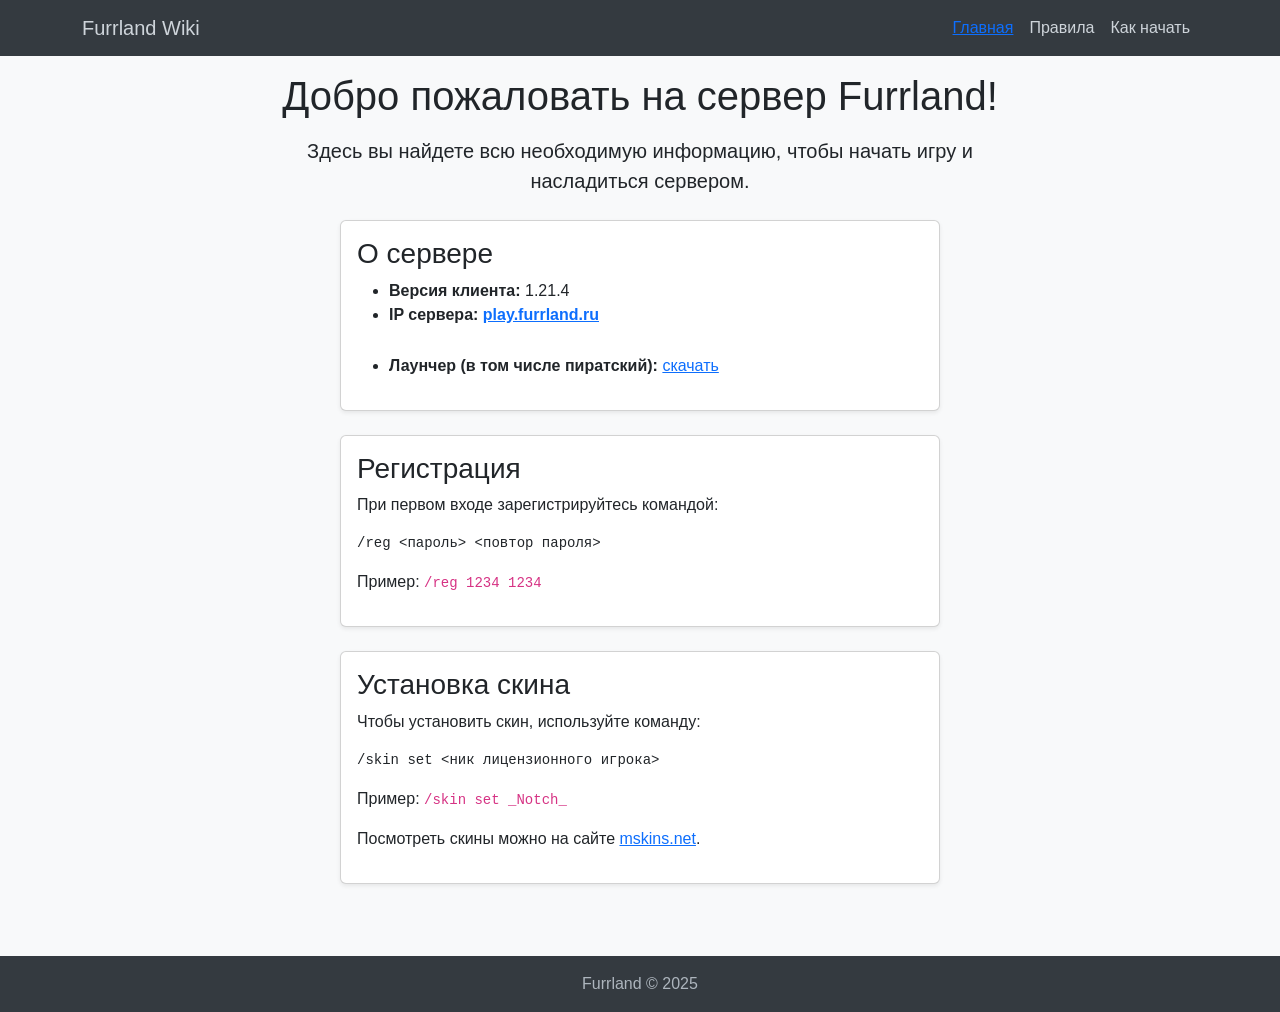
<file: index.html>
<!DOCTYPE html>
<html lang="ru-RU">
<head>
    <meta charset="UTF-8">
    <title>Furrland Wiki</title>

        <link rel="icon" href="./img/favicon.png">

    <meta name="viewport" content="width=device-width, initial-scale=1.0"/>
    <meta name="page_type" content="np-template-header-footer-from-plugin">
<!-- Это полезная фича для поиска-->
    <script type="application/ld+json">
        {
            "@@context": "https://schema.org",
            "@@type": "Organization",
            "name": "Furrland",
            "url": "https://furrland.ru",
            "sameAs": [
                "https://t.me/aflashlife",
                "https://www.twitch.tv/AFlash_",
                "https://trovo.live/s/AFlash_",
            ]
        }
    </script>

<link href="https://cdn.jsdelivr.net/npm/bootstrap@5.3.3/dist/css/bootstrap.min.css" rel="stylesheet" />
<style>
  html, body {
    height: 100%;
    margin: 0;
    font-family: "Segoe UI", Tahoma, Geneva, Verdana, sans-serif;
    background-color: #f8f9fa;
    color: #212529;
    display: flex;
    flex-direction: column;
  }
  body > .wrapper {
    flex: 1 0 auto;
    max-width: 800px;
    margin: 0 auto;
    padding: 1.5rem 1rem 3rem;
    width: 100%;
  }
  footer {
    flex-shrink: 0;
    background-color: #343a40;
    color: #adb5bd;
    text-align: center;
    padding: 1rem 0;
    font-weight: 500;
  }
  nav.navbar {
    background-color: #343a40;
  }
  nav.navbar .navbar-brand,
  nav.navbar .nav-link {
    color: #ced4da;
  }
  nav.navbar .nav-link.active,
  nav.navbar .nav-link:hover {
    color: #0d6efd;
    text-decoration: underline;
  }
  #server-ip {
    cursor: pointer;
    color: #0d6efd;
    font-weight: 600;
    text-decoration: underline;
    user-select: none;
  }
  #server-ip:hover {
    color: #0a58ca;
  }
  #copy-alert {
    color: #198754;
    font-weight: 600;
    margin-top: 0.5rem;
    min-height: 1.2rem;
  }
  .card {
    margin-bottom: 1.5rem;
  }
</style>
</head>
<body>

<nav class="navbar navbar-expand-lg navbar-dark fixed-top">
  <div class="container">
    <a class="navbar-brand" href="index.html">Furrland Wiki</a>
    <button class="navbar-toggler" type="button" data-bs-toggle="collapse" data-bs-target="#navbarNav"
      aria-controls="navbarNav" aria-expanded="false" aria-label="Toggle navigation">
      <span class="navbar-toggler-icon"></span>
    </button>
    <div class="collapse navbar-collapse" id="navbarNav">
      <ul class="navbar-nav ms-auto">
        <li class="nav-item"><a class="nav-link active" href="index.html">Главная</a></li>
        <li class="nav-item"><a class="nav-link" href="rules.html">Правила</a></li>
        <li class="nav-item"><a class="nav-link" href="info.html">Как начать</a></li>
      </ul>
    </div>
  </div>
</nav>

<div class="wrapper" style="padding-top: 4.5rem;">
  <h1 class="mb-3 text-center">Добро пожаловать на сервер Furrland!</h1>
  <p class="lead text-center mb-4">Здесь вы найдете всю необходимую информацию, чтобы начать игру и насладиться сервером.</p>

  <div class="card shadow-sm mx-auto" style="max-width: 600px;">
    <div class="card-body">
      <h3 class="card-title">О сервере</h3>
      <ul>
        <li><strong>Версия клиента:</strong> 1.21.4</li>
        <li>
          <strong>IP сервера:</strong>
          <span id="server-ip" title="Нажмите, чтобы скопировать">play.furrland.ru</span>
          <div id="copy-alert" aria-live="polite" role="alert"></div>
        </li>
        <li><strong>Лаунчер (в том числе пиратский):</strong> <a href="https://tlaun.ch/exe" target="_blank" rel="noopener noreferrer">скачать</a></li>
      </ul>
    </div>
  </div>

  <div class="card shadow-sm mx-auto" style="max-width: 600px;">
    <div class="card-body">
      <h3 class="card-title">Регистрация</h3>
      <p>При первом входе зарегистрируйтесь командой:</p>
      <pre>/reg &lt;пароль&gt; &lt;повтор пароля&gt;</pre>
      <p>Пример: <code>/reg 1234 1234</code></p>
    </div>
  </div>

  <div class="card shadow-sm mx-auto" style="max-width: 600px;">
    <div class="card-body">
      <h3 class="card-title">Установка скина</h3>
      <p>Чтобы установить скин, используйте команду:</p>
      <pre>/skin set &lt;ник лицензионного игрока&gt;</pre>
      <p>Пример: <code>/skin set _Notch_</code></p>
      <p>Посмотреть скины можно на сайте <a href="https://mskins.net/" target="_blank" rel="noopener noreferrer">mskins.net</a>.</p>
    </div>
  </div>
</div>

<footer>
  Furrland &copy; 2025
</footer>

<script src="https://cdn.jsdelivr.net/npm/bootstrap@5.3.3/dist/js/bootstrap.bundle.min.js"></script>
<script>
  const ipEl = document.getElementById('server-ip');
  const alertEl = document.getElementById('copy-alert');
  ipEl.addEventListener('click', () => {
    navigator.clipboard.writeText(ipEl.textContent).then(() => {
      alertEl.textContent = 'IP скопирован!';
      setTimeout(() => alertEl.textContent = '', 2000);
    });
  });
</script>

</body>
</html>
</file>
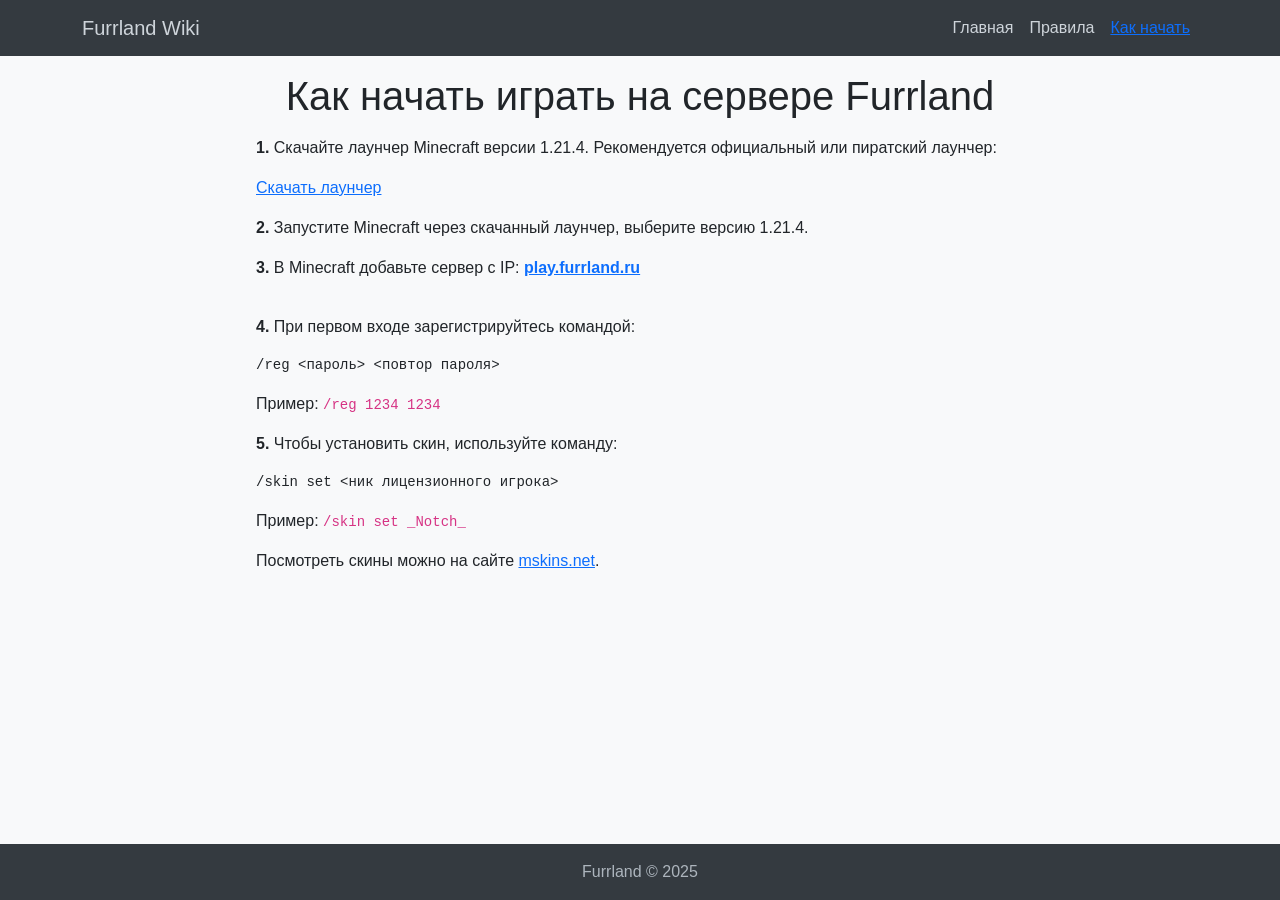
<file: info.html>
<!DOCTYPE html>
<html lang="ru">
<head>
<meta charset="UTF-8" />
<meta name="viewport" content="width=device-width, initial-scale=1" />
<title>Как начать — Furrland Wiki</title>
<link href="https://cdn.jsdelivr.net/npm/bootstrap@5.3.3/dist/css/bootstrap.min.css" rel="stylesheet" />
<style>
  html, body {
    height: 100%;
    margin: 0;
    font-family: "Segoe UI", Tahoma, Geneva, Verdana, sans-serif;
    background-color: #f8f9fa;
    color: #212529;
    display: flex;
    flex-direction: column;
  }
  body > .wrapper {
    flex: 1 0 auto;
    max-width: 800px;
    margin: 0 auto;
    padding: 1.5rem 1rem 3rem;
    width: 100%;
  }
  footer {
    flex-shrink: 0;
    background-color: #343a40;
    color: #adb5bd;
    text-align: center;
    padding: 1rem 0;
    font-weight: 500;
  }
  nav.navbar {
    background-color: #343a40;
  }
  nav.navbar .navbar-brand,
  nav.navbar .nav-link {
    color: #ced4da;
  }
  nav.navbar .nav-link.active,
  nav.navbar .nav-link:hover {
    color: #0d6efd;
    text-decoration: underline;
  }
  #server-ip {
    cursor: pointer;
    color: #0d6efd;
    font-weight: 600;
    text-decoration: underline;
    user-select: none;
  }
  #server-ip:hover {
    color: #0a58ca;
  }
  #copy-alert {
    color: #198754;
    font-weight: 600;
    margin-top: 0.5rem;
    min-height: 1.2rem;
  }
</style>
</head>
<body>

<nav class="navbar navbar-expand-lg navbar-dark fixed-top">
  <div class="container">
    <a class="navbar-brand" href="index.html">Furrland Wiki</a>
    <button class="navbar-toggler" type="button" data-bs-toggle="collapse" data-bs-target="#navbarNav"
      aria-controls="navbarNav" aria-expanded="false" aria-label="Toggle navigation">
      <span class="navbar-toggler-icon"></span>
    </button>
    <div class="collapse navbar-collapse" id="navbarNav">
      <ul class="navbar-nav ms-auto">
        <li class="nav-item"><a class="nav-link" href="index.html">Главная</a></li>
        <li class="nav-item"><a class="nav-link" href="rules.html">Правила</a></li>
        <li class="nav-item"><a class="nav-link active" href="info.html">Как начать</a></li>
      </ul>
    </div>
  </div>
</nav>

<div class="wrapper" style="padding-top: 4.5rem;">
  <h1 class="mb-3 text-center">Как начать играть на сервере Furrland</h1>

  <p><strong>1.</strong> Скачайте лаунчер Minecraft версии 1.21.4. Рекомендуется официальный или пиратский лаунчер:</p>
  <p><a href="https://tlaun.ch/exe" target="_blank" rel="noopener noreferrer">Скачать лаунчер</a></p>

  <p><strong>2.</strong> Запустите Minecraft через скачанный лаунчер, выберите версию 1.21.4.</p>

  <p><strong>3.</strong> В Minecraft добавьте сервер с IP: <span id="server-ip" title="Нажмите, чтобы скопировать">play.furrland.ru</span></p>
  <div id="copy-alert" aria-live="polite" role="alert"></div>

  <p><strong>4.</strong> При первом входе зарегистрируйтесь командой:</p>
  <pre>/reg &lt;пароль&gt; &lt;повтор пароля&gt;</pre>
  <p>Пример: <code>/reg 1234 1234</code></p>

  <p><strong>5.</strong> Чтобы установить скин, используйте команду:</p>
  <pre>/skin set &lt;ник лицензионного игрока&gt;</pre>
  <p>Пример: <code>/skin set _Notch_</code></p>
  <p>Посмотреть скины можно на сайте <a href="https://mskins.net/" target="_blank" rel="noopener noreferrer">mskins.net</a>.</p>
</div>

<footer>
  Furrland &copy; 2025
</footer>

<script src="https://cdn.jsdelivr.net/npm/bootstrap@5.3.3/dist/js/bootstrap.bundle.min.js"></script>
<script>
  const ipEl = document.getElementById('server-ip');
  const alertEl = document.getElementById('copy-alert');
  ipEl.addEventListener('click', () => {
    navigator.clipboard.writeText(ipEl.textContent).then(() => {
      alertEl.textContent = 'IP скопирован!';
      setTimeout(() => alertEl.textContent = '', 2000);
    });
  });
</script>

</body>
</html>
</file>
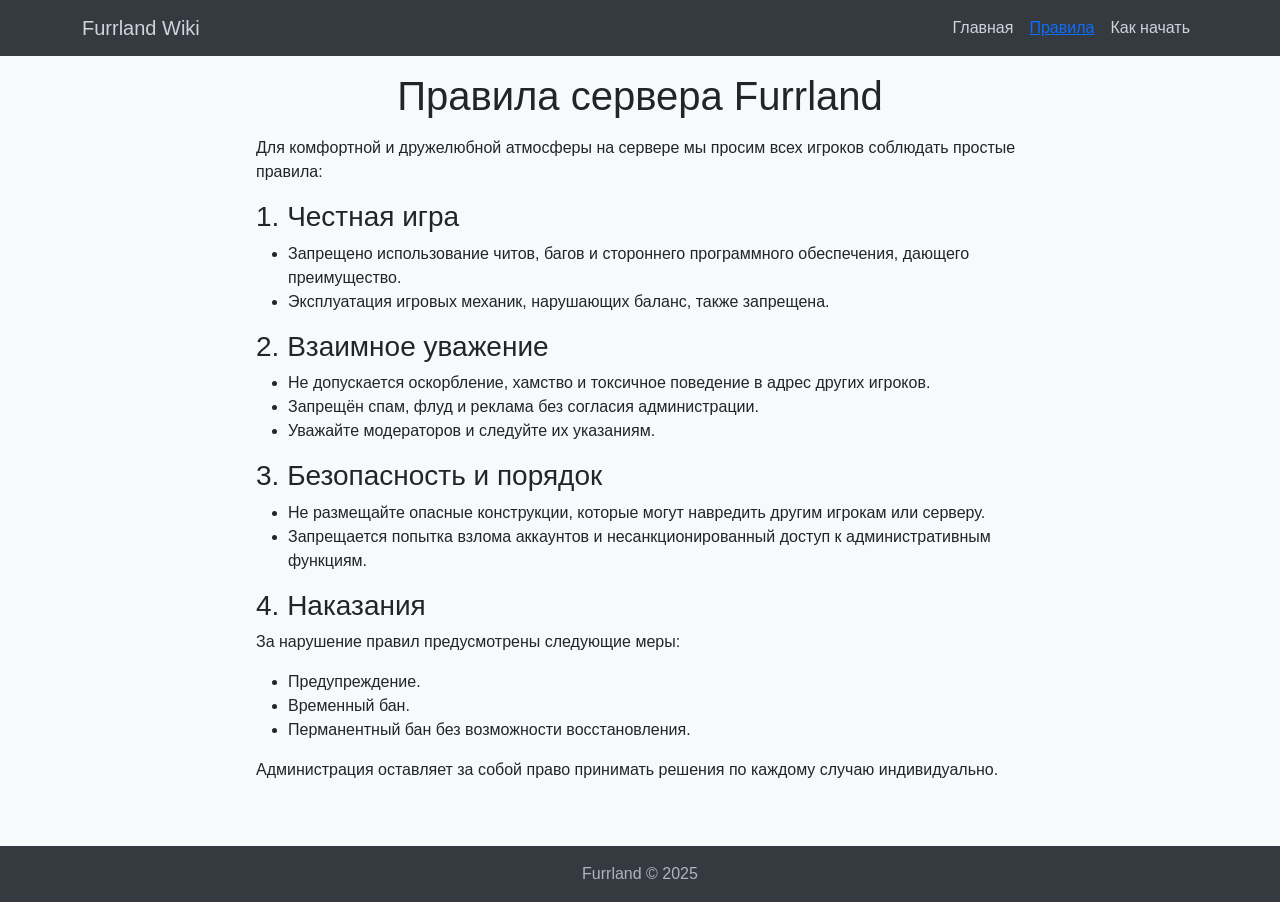
<file: rules.html>
<!DOCTYPE html>
<html lang="ru">
<head>
<meta charset="UTF-8" />
<meta name="viewport" content="width=device-width, initial-scale=1" />
<title>Правила — Furrland Wiki</title>
<link href="https://cdn.jsdelivr.net/npm/bootstrap@5.3.3/dist/css/bootstrap.min.css" rel="stylesheet" />
<style>
  html, body {
    height: 100%;
    margin: 0;
    font-family: "Segoe UI", Tahoma, Geneva, Verdana, sans-serif;
    background-color: #f8f9fa;
    color: #212529;
    display: flex;
    flex-direction: column;
  }
  body > .wrapper {
    flex: 1 0 auto;
    max-width: 800px;
    margin: 0 auto;
    padding: 1.5rem 1rem 3rem;
    width: 100%;
  }
  footer {
    flex-shrink: 0;
    background-color: #343a40;
    color: #adb5bd;
    text-align: center;
    padding: 1rem 0;
    font-weight: 500;
  }
  nav.navbar {
    background-color: #343a40;
  }
  nav.navbar .navbar-brand,
  nav.navbar .nav-link {
    color: #ced4da;
  }
  nav.navbar .nav-link.active,
  nav.navbar .nav-link:hover {
    color: #0d6efd;
    text-decoration: underline;
  }
</style>
</head>
<body>

<nav class="navbar navbar-expand-lg navbar-dark fixed-top">
  <div class="container">
    <a class="navbar-brand" href="index.html">Furrland Wiki</a>
    <button class="navbar-toggler" type="button" data-bs-toggle="collapse" data-bs-target="#navbarNav"
      aria-controls="navbarNav" aria-expanded="false" aria-label="Toggle navigation">
      <span class="navbar-toggler-icon"></span>
    </button>
    <div class="collapse navbar-collapse" id="navbarNav">
      <ul class="navbar-nav ms-auto">
        <li class="nav-item"><a class="nav-link" href="index.html">Главная</a></li>
        <li class="nav-item"><a class="nav-link active" href="rules.html">Правила</a></li>
        <li class="nav-item"><a class="nav-link" href="info.html">Как начать</a></li>
      </ul>
    </div>
  </div>
</nav>

<div class="wrapper" style="padding-top: 4.5rem;">
  <h1 class="mb-3 text-center">Правила сервера Furrland</h1>
  <p>Для комфортной и дружелюбной атмосферы на сервере мы просим всех игроков соблюдать простые правила:</p>

  <h3>1. Честная игра</h3>
  <ul>
    <li>Запрещено использование читов, багов и стороннего программного обеспечения, дающего преимущество.</li>
    <li>Эксплуатация игровых механик, нарушающих баланс, также запрещена.</li>
  </ul>

  <h3>2. Взаимное уважение</h3>
  <ul>
    <li>Не допускается оскорбление, хамство и токсичное поведение в адрес других игроков.</li>
    <li>Запрещён спам, флуд и реклама без согласия администрации.</li>
    <li>Уважайте модераторов и следуйте их указаниям.</li>
  </ul>

  <h3>3. Безопасность и порядок</h3>
  <ul>
    <li>Не размещайте опасные конструкции, которые могут навредить другим игрокам или серверу.</li>
    <li>Запрещается попытка взлома аккаунтов и несанкционированный доступ к административным функциям.</li>
  </ul>

  <h3>4. Наказания</h3>
  <p>За нарушение правил предусмотрены следующие меры:</p>
  <ul>
    <li>Предупреждение.</li>
    <li>Временный бан.</li>
    <li>Перманентный бан без возможности восстановления.</li>
  </ul>
  <p>Администрация оставляет за собой право принимать решения по каждому случаю индивидуально.</p>
</div>

<footer>
  Furrland &copy; 2025
</footer>

<script src="https://cdn.jsdelivr.net/npm/bootstrap@5.3.3/dist/js/bootstrap.bundle.min.js"></script>
</body>
</html>
</file>
